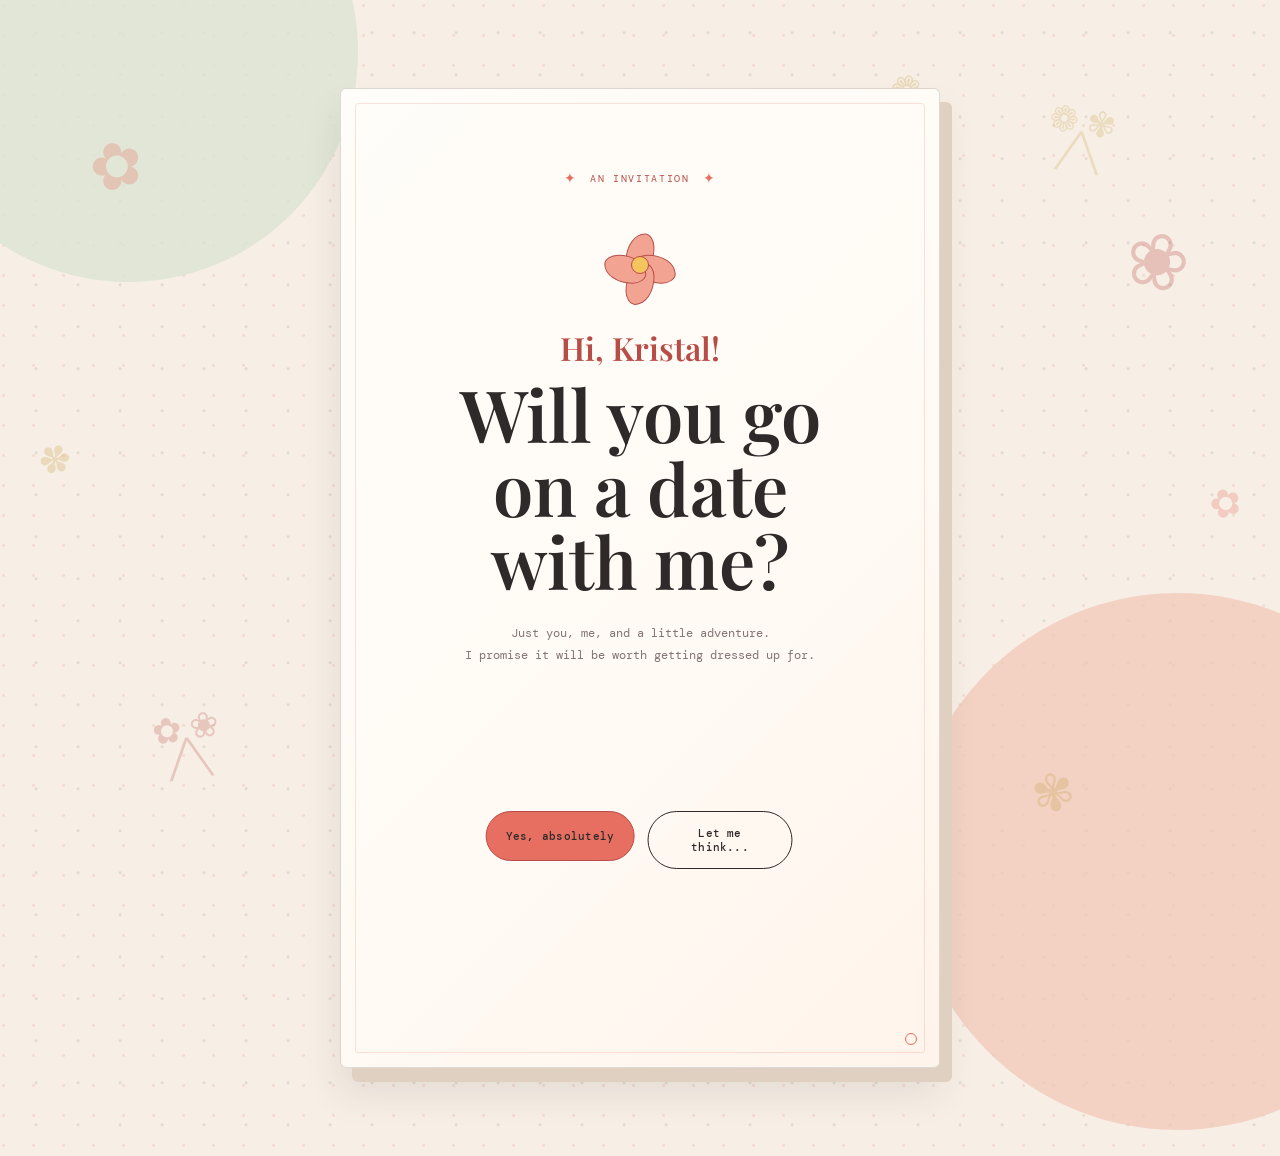
<file: index.html>
<!doctype html>
<html lang="en">
  <head>
    <meta charset="UTF-8" />
    <meta name="viewport" content="width=device-width, initial-scale=1.0" />
    <meta name="theme-color" content="#f7efe6" />
    <title>A Little Question</title>
    <link rel="preconnect" href="https://fonts.googleapis.com" />
    <link rel="preconnect" href="https://fonts.gstatic.com" crossorigin />
    <link href="https://fonts.googleapis.com/css2?family=DM+Mono:wght@400;500&family=Playfair+Display:wght@500;600;700&display=swap" rel="stylesheet" />
    <link rel="stylesheet" href="styles.css" />
  </head>
  <body>
    <div class="background-flowers" aria-hidden="true">
      <span class="background-flower flower-left">✿</span>
      <span class="background-flower flower-right">❀</span>
      <span class="background-flower flower-bottom">✾</span>
      <span class="background-flower flower-top">❁</span>
      <span class="background-flower flower-mid-left">✽</span>
      <span class="background-flower flower-mid-right">✿</span>
      <span class="flower-bouquet bouquet-left" aria-hidden="true">✿ ❀<br />╱╲</span>
      <span class="flower-bouquet bouquet-right" aria-hidden="true">❁ ✾<br />╱╲</span>
    </div>
    <main class="page-shell">
      <div class="paper-card" aria-live="polite">
        <div class="topline">
          <span class="sparkle" aria-hidden="true">✦</span>
          <span>an invitation</span>
          <span class="sparkle" aria-hidden="true">✦</span>
        </div>

        <div class="flower" aria-hidden="true">
          <span class="petal petal-one"></span>
          <span class="petal petal-two"></span>
          <span class="petal petal-three"></span>
          <span class="petal petal-four"></span>
          <span class="flower-center"></span>
        </div>

        <p class="greeting">Hi, Kristal!</p>
        <h1 id="question">Will you go on a date with me?</h1>
        <p class="note">Just you, me, and a little adventure.<br />I promise it will be worth getting dressed up for.</p>

        <div class="response-area">
          <div class="buttons" id="buttons">
            <button class="button button-yes" id="yesButton" type="button">Yes, absolutely</button>
            <button class="button button-no" id="noButton" type="button">Let me think...</button>
          </div>
          <p class="response" id="response" role="status"></p>
        </div>

      </div>
      <div class="shadow-shape" aria-hidden="true"></div>
    </main>

    <script src="script.js"></script>
  </body>
</html>
</file>
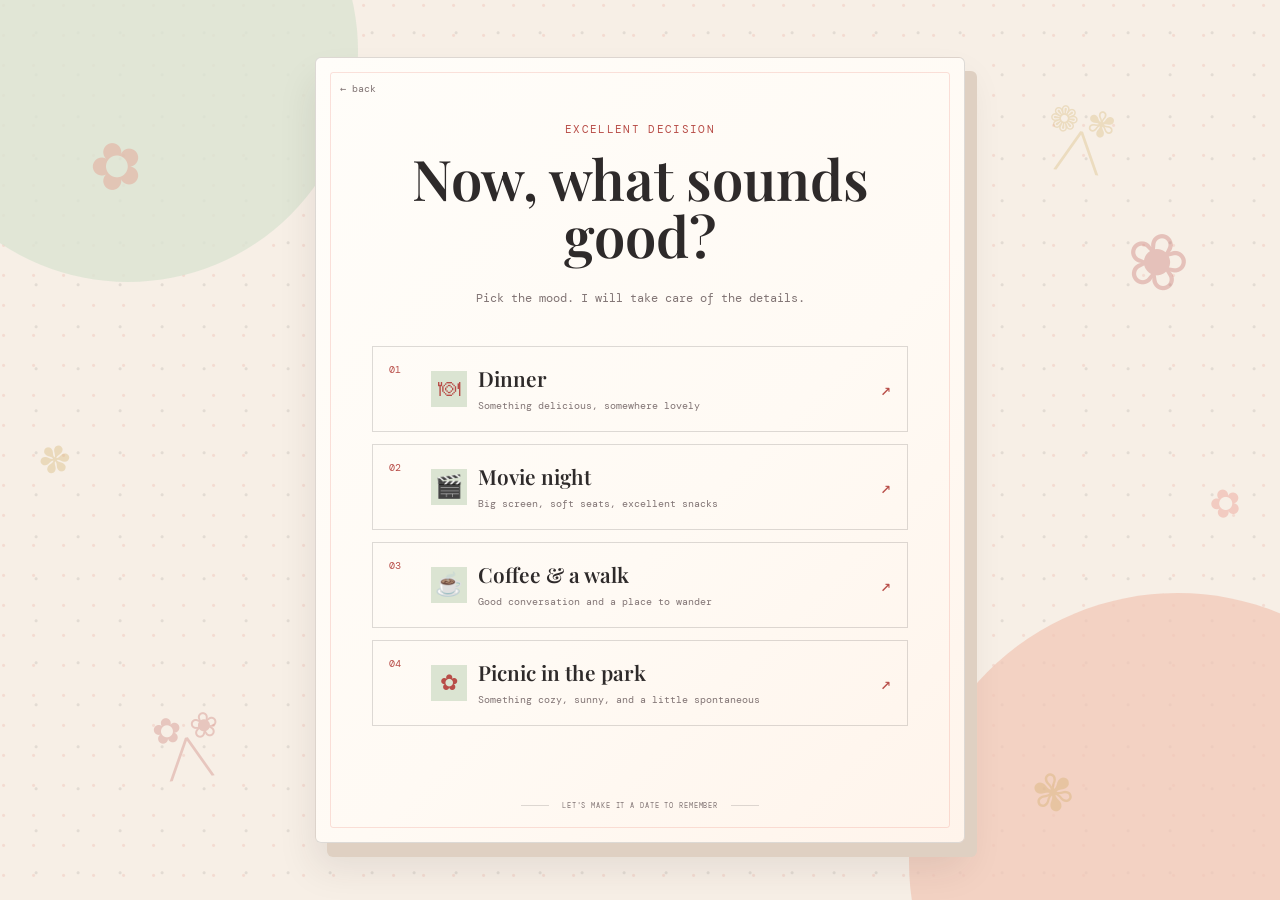
<file: date.html>
<!doctype html>
<html lang="en">
  <head>
    <meta charset="UTF-8" />
    <meta name="viewport" content="width=device-width, initial-scale=1.0" />
    <meta name="theme-color" content="#f7efe6" />
    <title>Choose Our Date</title>
    <link rel="preconnect" href="https://fonts.googleapis.com" />
    <link rel="preconnect" href="https://fonts.gstatic.com" crossorigin />
    <link href="https://fonts.googleapis.com/css2?family=DM+Mono:wght@400;500&family=Playfair+Display:wght@500;600;700&display=swap" rel="stylesheet" />
    <link rel="stylesheet" href="styles.css" />
    <link rel="stylesheet" href="date-styles.css" />
  </head>
  <body>
    <div class="background-flowers" aria-hidden="true">
      <span class="background-flower flower-left">✿</span>
      <span class="background-flower flower-right">❀</span>
      <span class="background-flower flower-bottom">✾</span>
      <span class="background-flower flower-top">❁</span>
      <span class="background-flower flower-mid-left">✽</span>
      <span class="background-flower flower-mid-right">✿</span>
      <span class="flower-bouquet bouquet-left" aria-hidden="true">✿ ❀<br />╱╲</span>
      <span class="flower-bouquet bouquet-right" aria-hidden="true">❁ ✾<br />╱╲</span>
    </div>
    <main class="page-shell date-page">
      <section class="date-card" aria-live="polite">
        <a class="back-link" href="index.html">← back</a>
        <p class="eyebrow">Excellent decision</p>
        <h1>Now, what sounds good?</h1>
        <p class="note">Pick the mood. I will take care of the details.</p>

        <div class="date-options" id="dateOptions">
          <button class="date-option" type="button" data-choice="Dinner under the stars">
            <span class="option-number">01</span>
            <span class="option-icon" aria-hidden="true">🍽</span>
            <span class="option-copy">
              <strong>Dinner</strong>
              <small>Something delicious, somewhere lovely</small>
            </span>
            <span class="option-arrow" aria-hidden="true">↗</span>
          </button>

          <button class="date-option" type="button" data-choice="A movie and snacks">
            <span class="option-number">02</span>
            <span class="option-icon" aria-hidden="true">🎬</span>
            <span class="option-copy">
              <strong>Movie night</strong>
              <small>Big screen, soft seats, excellent snacks</small>
            </span>
            <span class="option-arrow" aria-hidden="true">↗</span>
          </button>

          <button class="date-option" type="button" data-choice="Coffee and a walk">
            <span class="option-number">03</span>
            <span class="option-icon" aria-hidden="true">☕</span>
            <span class="option-copy">
              <strong>Coffee &amp; a walk</strong>
              <small>Good conversation and a place to wander</small>
            </span>
            <span class="option-arrow" aria-hidden="true">↗</span>
          </button>

          <button class="date-option" type="button" data-choice="A picnic in the park">
            <span class="option-number">04</span>
            <span class="option-icon" aria-hidden="true">✿</span>
            <span class="option-copy">
              <strong>Picnic in the park</strong>
              <small>Something cozy, sunny, and a little spontaneous</small>
            </span>
            <span class="option-arrow" aria-hidden="true">↗</span>
          </button>
        </div>

        <div class="celebration" id="celebration" aria-hidden="true">
          <span>♡</span><span>✦</span><span>♡</span><span>✧</span><span>♡</span><span>♥</span><span>♡</span><span>♥</span>
        </div>
        <p class="chosen-option" id="chosenOption" role="status"></p>
        <div class="footer-mark"><span></span><small>let's make it a date to remember</small><span></span></div>
      </section>
    </main>
    <script src="date-script.js"></script>
  </body>
</html>
</file>
<file: styles.css>
:root {
  --ink: #2e2a2a;
  --muted: #817474;
  --cream: #f7efe6;
  --paper: #fffaf4;
  --coral: #e76f61;
  --coral-dark: #b84d48;
  --sage: #dbe4d2;
  --line: rgba(46, 42, 42, 0.16);
}

* {
  box-sizing: border-box;
}

body {
  margin: 0;
  min-width: 320px;
  min-height: 100vh;
  color: var(--ink);
  background:
    radial-gradient(circle at 12% 18%, rgba(231, 111, 97, 0.16) 0 1px, transparent 2px),
    radial-gradient(circle at 86% 78%, rgba(46, 42, 42, 0.1) 0 1px, transparent 2px),
    var(--cream);
  background-size: 30px 30px, 42px 42px, auto;
  font-family: "DM Mono", monospace;
}

body::before,
body::after {
  position: fixed;
  z-index: -1;
  display: block;
  border-radius: 50%;
  content: "";
}

body::before {
  top: -14vw;
  left: -8vw;
  width: 36vw;
  height: 36vw;
  min-width: 240px;
  min-height: 240px;
  background: var(--sage);
  opacity: 0.8;
}

body::after {
  right: -13vw;
  bottom: -18vw;
  width: 42vw;
  height: 42vw;
  min-width: 290px;
  min-height: 290px;
  background: #f1c6b6;
  opacity: 0.72;
}

.background-flowers {
  position: fixed;
  z-index: 0;
  inset: 0;
  overflow: hidden;
  pointer-events: none;
}

.background-flower {
  position: absolute;
  color: var(--coral);
  font-family: Georgia, serif;
  line-height: 1;
  opacity: 0.28;
}

.flower-left {
  top: 15%;
  left: 7%;
  font-size: clamp(2rem, 5vw, 4.5rem);
  transform: rotate(-18deg);
}

.flower-right {
  top: 25%;
  right: 7%;
  color: var(--coral-dark);
  font-size: clamp(2.5rem, 6vw, 5rem);
  transform: rotate(16deg);
}

.flower-bottom {
  right: 16%;
  bottom: 9%;
  color: #c9a34e;
  font-size: clamp(1.75rem, 4vw, 3.25rem);
  transform: rotate(-12deg);
}

.flower-top {
  top: 8%;
  right: 28%;
  color: #c9a34e;
  font-size: clamp(1.5rem, 3vw, 2.75rem);
  transform: rotate(12deg);
}

.flower-mid-left {
  top: 49%;
  left: 3%;
  color: #c9a34e;
  font-size: clamp(1.25rem, 3vw, 2.5rem);
  transform: rotate(20deg);
}

.flower-mid-right {
  right: 3%;
  bottom: 42%;
  font-size: clamp(1.25rem, 3vw, 2.5rem);
  transform: rotate(-20deg);
}

.flower-bouquet {
  position: absolute;
  color: var(--coral-dark);
  font-family: Georgia, serif;
  font-size: clamp(1.2rem, 3vw, 2.2rem);
  line-height: 0.85;
  opacity: 0.25;
  text-align: center;
}

.bouquet-left {
  left: 12%;
  bottom: 14%;
  transform: rotate(-8deg);
}

.bouquet-right {
  top: 12%;
  right: 13%;
  color: #c9a34e;
  transform: rotate(8deg);
}

.page-shell {
  position: relative;
  display: grid;
  min-height: 100vh;
  padding: 5.5rem 1.25rem;
  place-items: center;
}

.paper-card {
  position: relative;
  z-index: 1;
  width: min(100%, 600px);
  padding: clamp(2.5rem, 7vw, 5rem) clamp(1.5rem, 8vw, 5.25rem) 2.25rem;
  overflow: hidden;
  text-align: center;
  background: linear-gradient(135deg, #fffdf9 0%, var(--paper) 58%, #fff4eb 100%);
  border: 1px solid rgba(46, 42, 42, 0.16);
  border-radius: 6px;
  box-shadow: 12px 14px 0 #dfd0c2, 0 24px 38px rgba(46, 42, 42, 0.1);
  animation: arrive 700ms cubic-bezier(0.2, 0.75, 0.25, 1) both;
}

.paper-card::before,
.paper-card::after {
  position: absolute;
  width: 10px;
  height: 10px;
  border: 1px solid var(--coral);
  border-radius: 50%;
  content: "";
}

.paper-card::before {
  width: auto;
  height: auto;
  top: 14px;
  right: 14px;
  bottom: 14px;
  left: 14px;
  border: 1px solid rgba(231, 111, 97, 0.2);
  border-radius: 3px;
}

.paper-card::after {
  right: 22px;
  bottom: 22px;
}

.topline,
.footer-mark {
  display: flex;
  align-items: center;
  justify-content: center;
  gap: 0.8rem;
  color: var(--coral-dark);
  font-size: 0.65rem;
  letter-spacing: 0.16em;
  text-transform: uppercase;
}

.sparkle {
  color: var(--coral);
  font-size: 0.9rem;
}

.flower {
  position: relative;
  width: 75px;
  height: 75px;
  margin: 2.5rem auto 1.75rem;
  animation: sway 4s ease-in-out 800ms infinite;
}

.petal,
.flower-center {
  position: absolute;
  display: block;
}

.petal {
  top: 50%;
  left: 50%;
  width: 29px;
  height: 42px;
  border: 1px solid var(--coral-dark);
  border-radius: 70% 35% 70% 35%;
  background: #f3a392;
  transform-origin: 50% 85%;
}

.petal-one { transform: translate(-50%, -75%) rotate(0deg); }
.petal-two { transform: translate(-50%, -75%) rotate(90deg); }
.petal-three { transform: translate(-50%, -75%) rotate(180deg); }
.petal-four { transform: translate(-50%, -75%) rotate(270deg); }

.flower-center {
  top: 50%;
  left: 50%;
  width: 18px;
  height: 18px;
  border: 1px solid var(--coral-dark);
  border-radius: 50%;
  background: #f5c55d;
  transform: translate(-50%, -50%);
}

.eyebrow {
  margin: 0 0 0.8rem;
  color: var(--coral-dark);
  font-size: 0.7rem;
  letter-spacing: 0.12em;
  text-transform: uppercase;
}

.greeting {
  margin: 0 0 0.75rem;
  color: var(--coral-dark);
  font-family: "Playfair Display", Georgia, serif;
  font-size: clamp(1.45rem, 4vw, 2rem);
  font-weight: 600;
  line-height: 1.1;
}

h1 {
  max-width: 450px;
  margin: 0 auto;
  font-family: "Playfair Display", Georgia, serif;
  font-size: clamp(2.35rem, 7vw, 4.5rem);
  font-weight: 600;
  line-height: 1.02;
  letter-spacing: 0;
}

.note {
  margin: 1.5rem auto 0;
  color: var(--muted);
  font-size: 0.78rem;
  line-height: 1.8;
}

.response-area {
  min-height: 110px;
  margin-top: 2.5rem;
}

.buttons {
  position: relative;
  width: 100%;
  height: 260px;
  min-height: 260px;
}

.buttons .button-no,
.buttons .button-yes {
  position: absolute;
}

.buttons .button-yes {
  position: absolute;
  top: 105px;
  left: calc(50% - 80px);
  z-index: 1;
  transform: translateX(-50%);
}

.buttons .button-no {
  top: 105px;
  left: calc(50% + 80px);
  z-index: 2;
  transform: translateX(-50%);
}

.buttons .button-yes:hover,
.buttons .button-yes:focus-visible {
  transform: translateX(-50%) translateY(-3px);
}

.buttons .button-no:hover,
.buttons .button-no:focus-visible {
  transform: translateX(-50%) translateY(-3px);
}

.button {
  flex: 0 0 auto;
  min-width: 145px;
  min-height: 50px;
  padding: 0.85rem 1.2rem;
  border: 1px solid var(--ink);
  border-radius: 999px;
  color: var(--ink);
  cursor: pointer;
  font: 500 0.7rem "DM Mono", monospace;
  letter-spacing: 0.02em;
  transition: transform 180ms ease, background 180ms ease, color 180ms ease;
}

.button:hover,
.button:focus-visible {
  transform: translateY(-3px);
  outline: 3px solid rgba(231, 111, 97, 0.3);
  outline-offset: 2px;
}

.button-yes {
  border-color: var(--coral-dark);
  background: var(--coral);
}

.button-yes:hover,
.button-yes:focus-visible {
  color: var(--paper);
  background: var(--coral-dark);
}

.button-no {
  background: transparent;
}

.button-no:hover,
.button-no:focus-visible {
  background: var(--sage);
}

.response {
  min-height: 2.8rem;
  margin: 1.25rem 0 0;
  color: var(--coral-dark);
  font-family: "Playfair Display", Georgia, serif;
  font-size: 1.35rem;
  line-height: 1.25;
}

.footer-mark {
  margin-top: 1rem;
  color: var(--muted);
  font-size: 0.55rem;
  letter-spacing: 0.1em;
}

.footer-mark span {
  width: 28px;
  height: 1px;
  background: var(--line);
}

.shadow-shape {
  position: absolute;
  width: min(72vw, 520px);
  height: 55px;
  background: rgba(46, 42, 42, 0.1);
  border-radius: 50%;
  filter: blur(18px);
  transform: translateY(230px);
}

@keyframes arrive {
  from { opacity: 0; transform: translateY(22px) rotate(-1.5deg); }
  to { opacity: 1; transform: translateY(0) rotate(0); }
}

@keyframes sway {
  0%, 100% { transform: rotate(-3deg); }
  50% { transform: rotate(3deg); }
}

@media (max-width: 480px) {
  .page-shell {
    padding: 2rem 0.85rem;
  }

  .paper-card {
    padding-top: 2.25rem;
    box-shadow: 9px 11px 0 rgba(46, 42, 42, 0.08);
  }

  .flower {
    margin-top: 2rem;
  }

  .buttons {
    height: 260px;
    min-height: 260px;
  }

  .buttons .button-no {
    top: 70px;
    left: 50%;
    width: auto;
  }

  .buttons .button-yes {
    top: 0;
    left: 50%;
    width: auto;
  }

  .button {
    width: 100%;
  }

  .response-area {
    min-height: 325px;
  }

  .shadow-shape {
    transform: translateY(275px);
  }
}
</file>
<file: date-styles.css>
.date-page {
  padding-top: 3rem;
  padding-bottom: 3rem;
}

.date-card {
  position: relative;
  z-index: 1;
  width: min(100%, 650px);
  padding: clamp(2rem, 6vw, 4rem) clamp(1.15rem, 6vw, 3.5rem) 2rem;
  text-align: center;
  background: linear-gradient(135deg, #fffdf9 0%, var(--paper) 58%, #fff4eb 100%);
  border: 1px solid rgba(46, 42, 42, 0.16);
  border-radius: 6px;
  box-shadow: 12px 14px 0 #dfd0c2, 0 24px 38px rgba(46, 42, 42, 0.1);
  animation: arrive 700ms cubic-bezier(0.2, 0.75, 0.25, 1) both;
}

.date-card::before {
  position: absolute;
  inset: 14px;
  border: 1px solid rgba(231, 111, 97, 0.2);
  border-radius: 3px;
  content: "";
  pointer-events: none;
}

.back-link {
  position: absolute;
  top: 1.5rem;
  left: 1.5rem;
  color: var(--muted);
  font-size: 0.65rem;
  text-decoration: none;
}

.back-link:hover,
.back-link:focus-visible {
  color: var(--coral-dark);
}

.date-card h1 {
  max-width: none;
  font-size: clamp(2.1rem, 6vw, 3.5rem);
}

.date-options {
  display: grid;
  gap: 0.75rem;
  margin-top: 2.25rem;
  text-align: left;
}

.date-option {
  display: grid;
  grid-template-columns: 2rem 2.25rem 1fr 1.5rem;
  align-items: center;
  min-height: 86px;
  gap: 0.65rem;
  width: 100%;
  padding: 0.8rem 1rem;
  color: var(--ink);
  text-align: left;
  background: transparent;
  border: 1px solid var(--line);
  border-radius: 0;
  cursor: pointer;
  font-family: inherit;
  transition: transform 180ms ease, background 180ms ease, border-color 180ms ease;
}

.date-option:hover,
.date-option:focus-visible {
  background: #fff1e9;
  border-color: var(--coral);
  outline: none;
  transform: translateX(6px);
}

.option-number {
  align-self: start;
  padding-top: 0.2rem;
  color: var(--coral-dark);
  font-size: 0.65rem;
}

.option-icon {
  display: grid;
  width: 2.25rem;
  height: 2.25rem;
  place-items: center;
  color: var(--coral-dark);
  background: var(--sage);
  font-family: Georgia, serif;
  font-size: 1.4rem;
}

.option-copy {
  display: grid;
  gap: 0.35rem;
}

.option-copy strong {
  font-family: "Playfair Display", Georgia, serif;
  font-size: 1.3rem;
  font-weight: 600;
}

.option-copy small {
  color: var(--muted);
  font-size: 0.65rem;
  line-height: 1.45;
}

.option-arrow {
  color: var(--coral-dark);
  font-size: 1.1rem;
  text-align: right;
}

.chosen-option {
  min-height: 2.2rem;
  margin: 1.5rem 0 0;
  color: var(--coral-dark);
  font-family: "Playfair Display", Georgia, serif;
  font-size: 1.35rem;
}

.celebration {
  position: relative;
  height: 0;
  pointer-events: none;
}

.celebration span {
  position: absolute;
  left: 50%;
  color: var(--coral);
  font-family: Georgia, serif;
  font-size: 1.5rem;
  opacity: 0;
}

.celebration span:nth-child(1) { --x: -150px; --delay: 0ms; }
.celebration span:nth-child(2) { --x: -75px; --delay: 100ms; }
.celebration span:nth-child(3) { --x: 65px; --delay: 180ms; }
.celebration span:nth-child(4) { --x: 125px; --delay: 70ms; }
.celebration span:nth-child(5) { --x: 0px; --delay: 240ms; }
.celebration span:nth-child(6) { --x: -110px; --delay: 300ms; }
.celebration span:nth-child(7) { --x: 95px; --delay: 360ms; }
.celebration span:nth-child(8) { --x: -35px; --delay: 420ms; }

.celebration.is-visible span {
  animation: float-celebration 1.2s ease-out var(--delay) both;
}

@keyframes float-celebration {
  0% { opacity: 0; transform: translate(-50%, 10px) scale(0.5) rotate(-10deg); }
  25% { opacity: 1; }
  100% { opacity: 0; transform: translate(calc(-50% + var(--x)), -60px) scale(1.1) rotate(18deg); }
}

@media (prefers-reduced-motion: reduce) {
  .celebration.is-visible span {
    animation: none;
    opacity: 1;
  }
}

@media (max-width: 480px) {
  .date-page {
    padding: 2rem 0.85rem;
  }

  .date-card {
    box-shadow: 9px 11px 0 rgba(46, 42, 42, 0.08);
  }

  .date-option {
    grid-template-columns: 1.8rem 2rem 1fr;
    min-height: 92px;
    padding: 0.75rem;
  }

  .option-icon {
    width: 2rem;
    height: 2rem;
  }

  .option-copy strong {
    font-size: 1.1rem;
  }

  .option-copy small {
    font-size: 0.58rem;
  }

  .option-arrow {
    display: none;
  }
}
</file>
